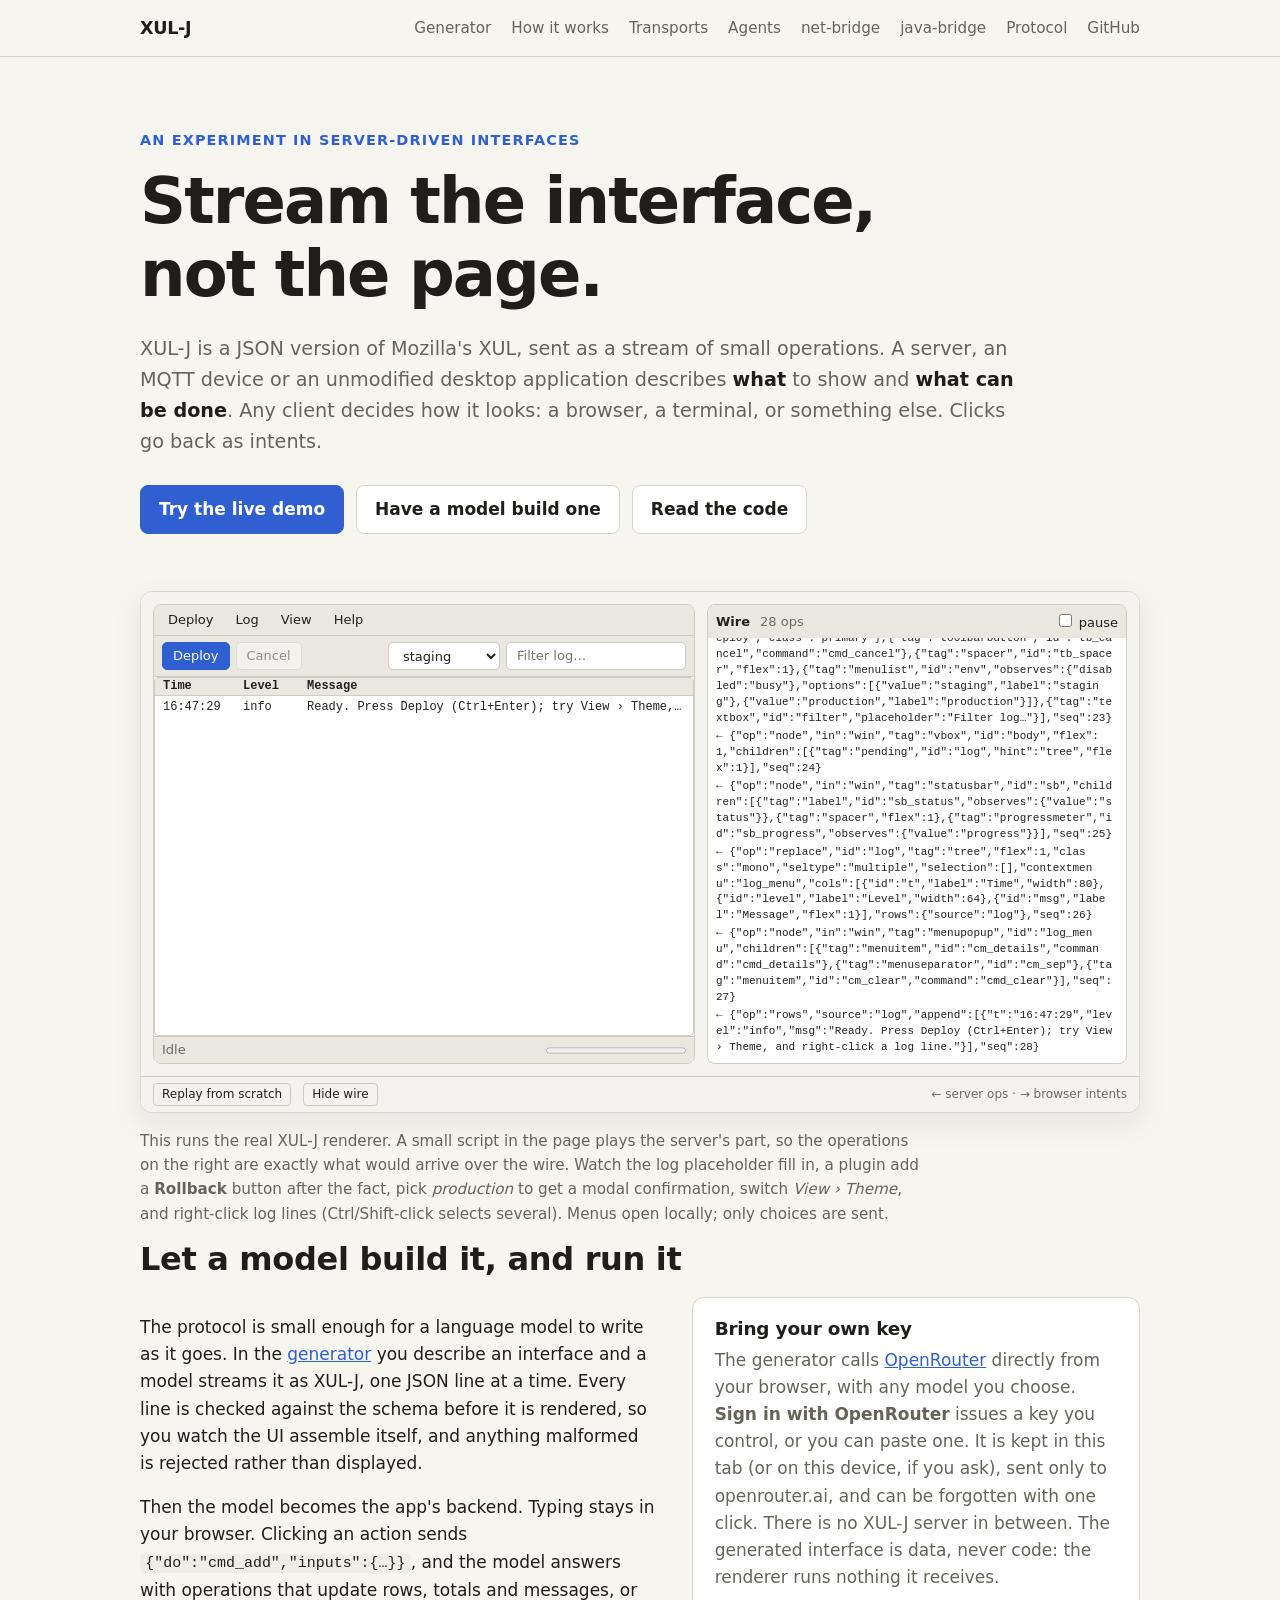
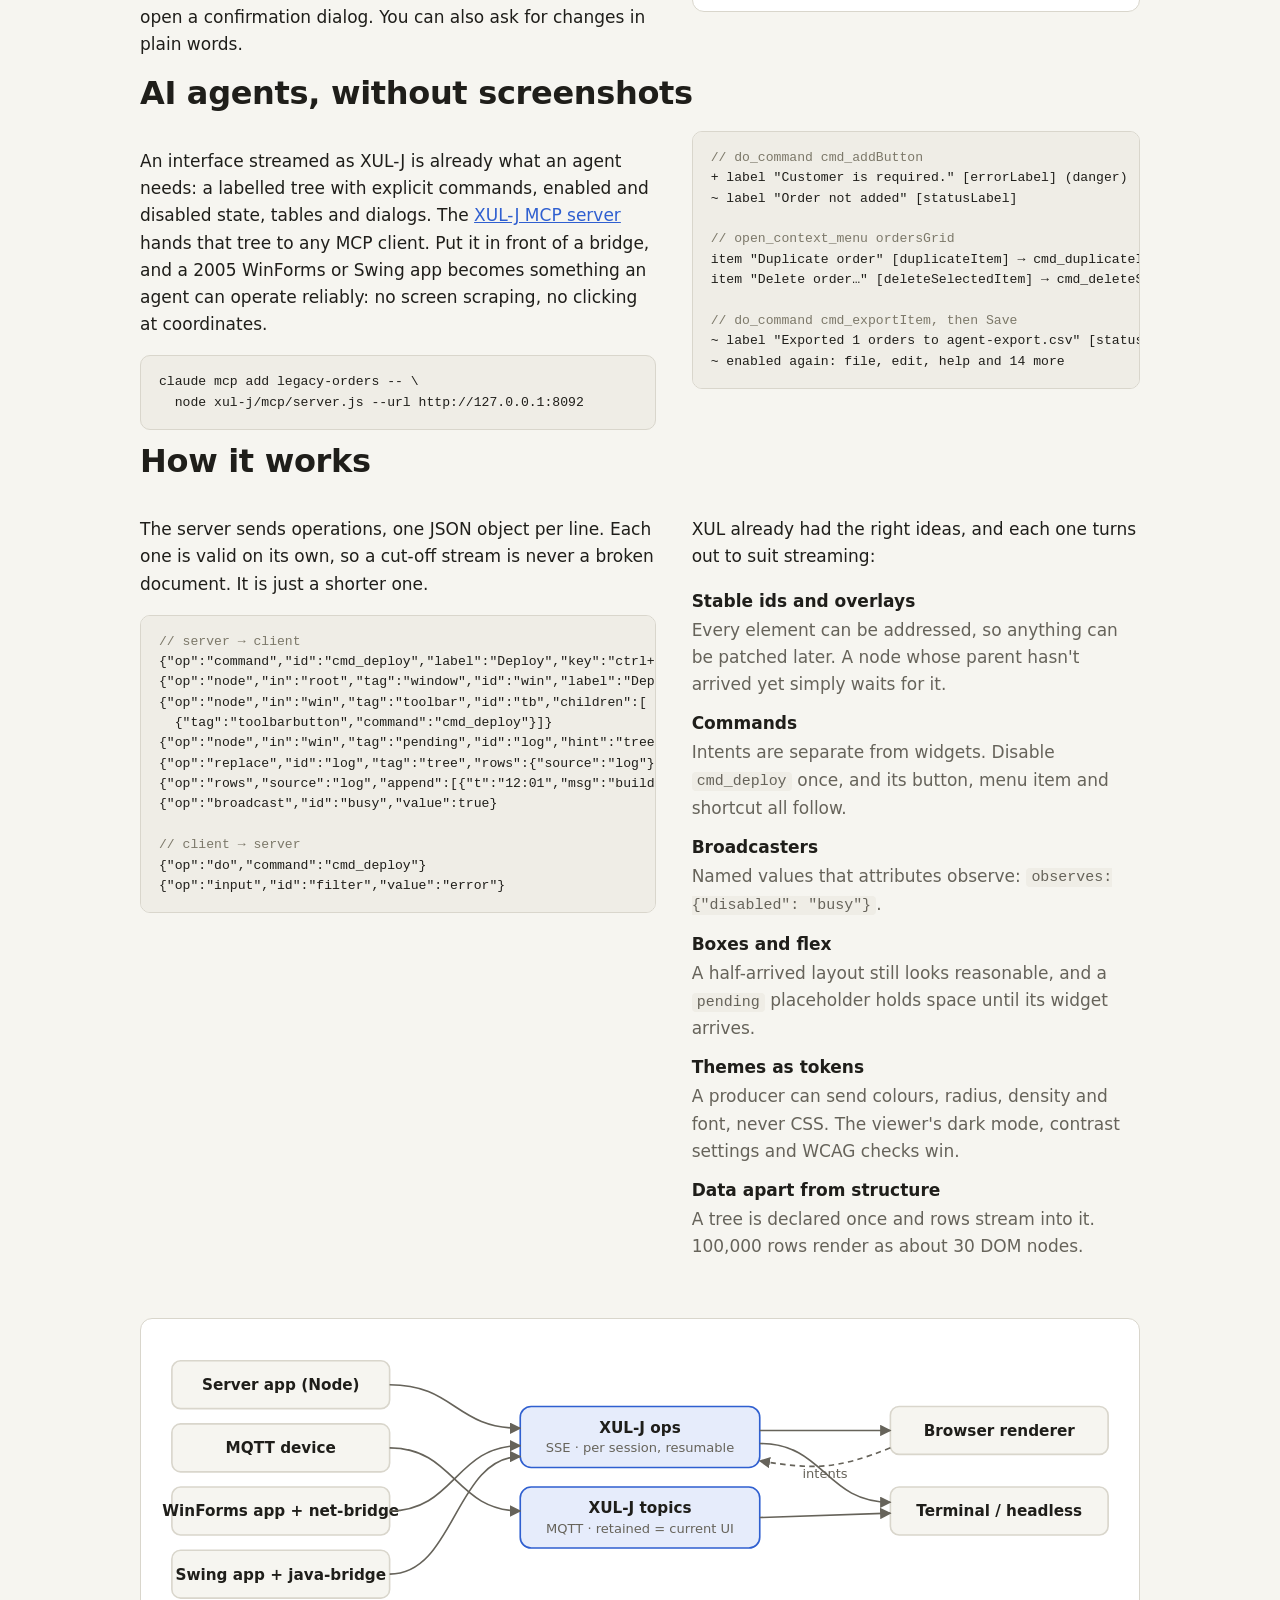
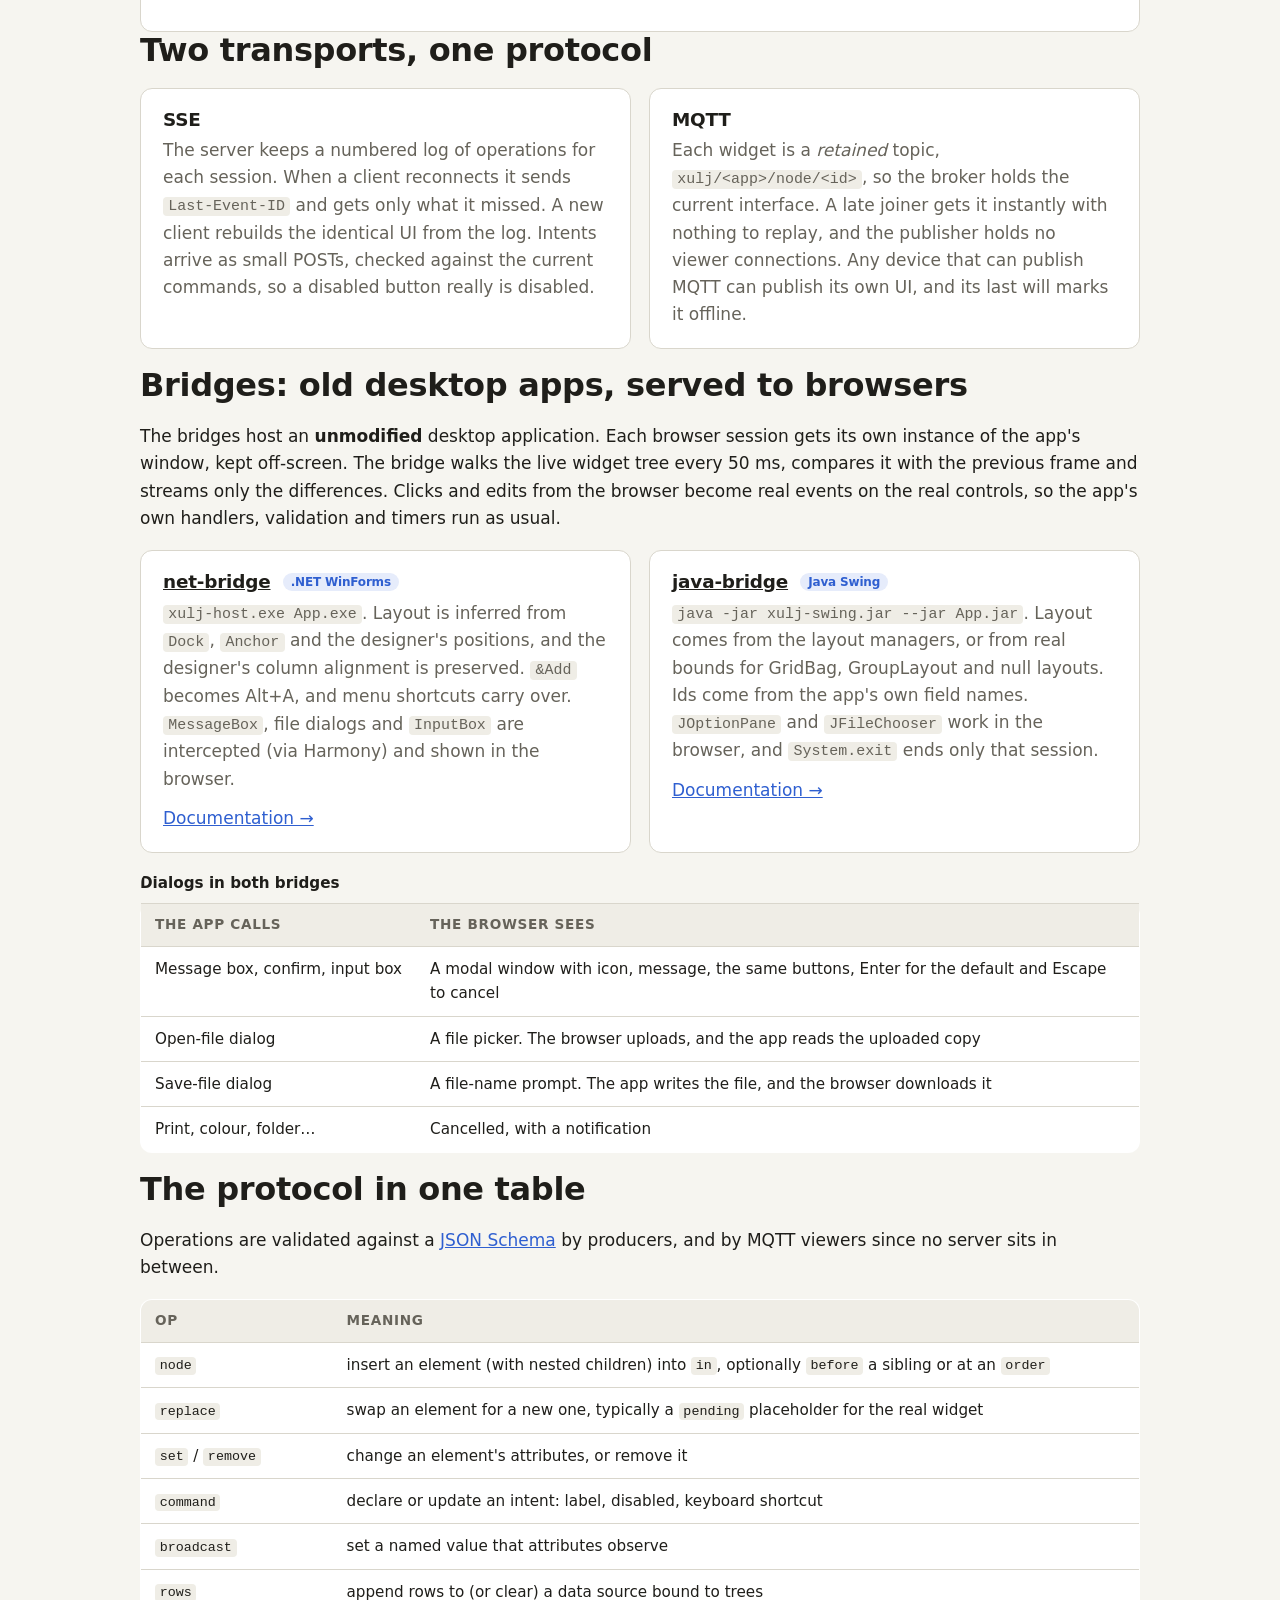
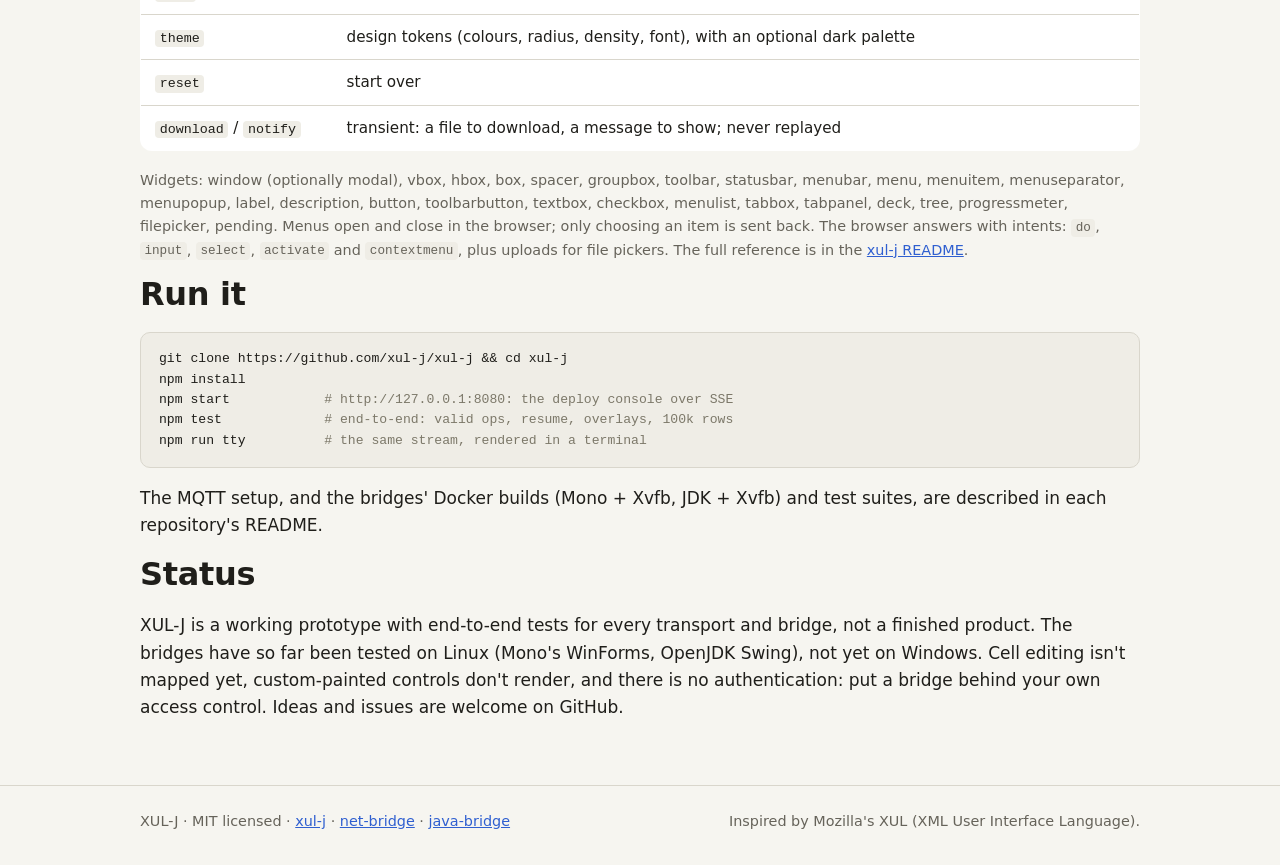
<file: index.html>
<!doctype html>
<html lang="en">
<head>
  <meta charset="utf-8">
  <meta name="viewport" content="width=device-width, initial-scale=1">
  <title>XUL-J</title>
  <meta name="description" content="XUL-J streams user interfaces as JSON operations over SSE or MQTT. Servers, devices and unmodified desktop apps describe what to show; any client renders it.">
  <link rel="stylesheet" href="style.css">
</head>
<body>
  <header class="top">
    <nav class="wrap">
      <a class="brand" href="#">XUL-J</a>
      <span class="links">
        <a href="generate.html">Generator</a>
        <a href="#how">How it works</a>
        <a href="#transports">Transports</a>
        <a href="#agents">Agents</a>
        <a href="net-bridge/">net-bridge</a>
        <a href="java-bridge/">java-bridge</a>
        <a href="#protocol">Protocol</a>
        <a href="https://github.com/xul-j">GitHub</a>
      </span>
    </nav>
  </header>

  <main>
    <section class="hero wrap">
      <p class="eyebrow">An experiment in server-driven interfaces</p>
      <h1>Stream the interface,<br>not the page.</h1>
      <p class="lede">
        XUL-J is a JSON version of Mozilla's XUL, sent as a stream of small operations. A server,
        an MQTT device or an unmodified desktop application describes <em>what</em> to show and
        <em>what can be done</em>. Any client decides how it looks: a browser, a terminal, or
        something else. Clicks go back as intents.
      </p>
      <p class="cta">
        <a class="button primary" href="#demo">Try the live demo</a>
        <a class="button" href="generate.html">Have a model build one</a>
        <a class="button" href="https://github.com/xul-j/xul-j">Read the code</a>
      </p>
    </section>

    <section id="demo" class="wrap">
      <div class="demo-frame">
        <iframe src="demo.html" title="XUL-J live demo: a deploy console built from streamed operations" loading="lazy"></iframe>
      </div>
      <p class="caption">
        This runs the real XUL-J renderer. A small script in the page plays the server's part,
        so the operations on the right are exactly what would arrive over the wire. Watch the
        log placeholder fill in, a plugin add a <strong>Rollback</strong> button after the fact,
        pick <em>production</em> to get a modal confirmation, switch <em>View › Theme</em>, and right-click
        log lines (Ctrl/Shift-click selects several). Menus open locally; only choices are sent.
      </p>
    </section>

    <section id="generate" class="wrap">
      <h2>Let a model build it, and run it</h2>
      <div class="cols">
        <div>
          <p>
            The protocol is small enough for a language model to write as it goes. In the
            <a href="generate.html">generator</a> you describe an interface and a model streams it
            as XUL-J, one JSON line at a time. Every line is checked against the schema before
            it is rendered, so you watch the UI assemble itself, and anything malformed is
            rejected rather than displayed.
          </p>
          <p>
            Then the model becomes the app's backend. Typing stays in your browser. Clicking an
            action sends <code>{"do":"cmd_add","inputs":{…}}</code>, and the model answers with
            operations that update rows, totals and messages, or open a confirmation dialog. You
            can also ask for changes in plain words.
          </p>
        </div>
        <div class="card">
          <h3>Bring your own key</h3>
          <p>
            The generator calls <a href="https://openrouter.ai">OpenRouter</a> directly from your
            browser, with any model you choose. <strong>Sign in with OpenRouter</strong> issues a key
            you control, or you can paste one. It is kept in this tab (or on this device, if you
            ask), sent only to openrouter.ai, and can be forgotten with one click. There is no XUL-J
            server in between. The generated interface is data, never code: the renderer runs
            nothing it receives.
          </p>
        </div>
      </div>
    </section>

    <section id="agents" class="wrap">
      <h2>AI agents, without screenshots</h2>
      <div class="cols">
        <div>
          <p>
            An interface streamed as XUL-J is already what an agent needs: a labelled tree with
            explicit commands, enabled and disabled state, tables and dialogs. The
            <a href="https://github.com/xul-j/xul-j#mcp-let-ai-agents-operate-any-xul-j-interface">XUL-J MCP server</a>
            hands that tree to any MCP client. Put it in front of a bridge, and a 2005 WinForms or Swing
            app becomes something an agent can operate reliably: no screen scraping, no clicking at
            coordinates.
          </p>
<pre><code>claude mcp add legacy-orders -- \
  node xul-j/mcp/server.js --url http://127.0.0.1:8092</code></pre>
        </div>
        <div>
<pre><code><span class="c">// do_command cmd_addButton</span>
+ label "Customer is required." [errorLabel] (danger)
~ label "Order not added" [statusLabel]

<span class="c">// open_context_menu ordersGrid</span>
item "Duplicate order" [duplicateItem] → cmd_duplicateItem
item "Delete order…" [deleteSelectedItem] → cmd_deleteSelectedItem

<span class="c">// do_command cmd_exportItem, then Save</span>
~ label "Exported 1 orders to agent-export.csv" [statusLabel]
~ enabled again: file, edit, help and 14 more</code></pre>
        </div>
      </div>
    </section>

    <section id="how" class="wrap">
      <h2>How it works</h2>
      <div class="cols">
        <div>
          <p>
            The server sends operations, one JSON object per line. Each one is valid on its own,
            so a cut-off stream is never a broken document. It is just a shorter one.
          </p>
<pre><code><span class="c">// server → client</span>
{"op":"command","id":"cmd_deploy","label":"Deploy","key":"ctrl+enter"}
{"op":"node","in":"root","tag":"window","id":"win","label":"Deploy console"}
{"op":"node","in":"win","tag":"toolbar","id":"tb","children":[
  {"tag":"toolbarbutton","command":"cmd_deploy"}]}
{"op":"node","in":"win","tag":"pending","id":"log","hint":"tree","flex":1}
{"op":"replace","id":"log","tag":"tree","rows":{"source":"log"},…}
{"op":"rows","source":"log","append":[{"t":"12:01","msg":"build ok"}]}
{"op":"broadcast","id":"busy","value":true}

<span class="c">// client → server</span>
{"op":"do","command":"cmd_deploy"}
{"op":"input","id":"filter","value":"error"}</code></pre>
        </div>
        <div>
          <p>XUL already had the right ideas, and each one turns out to suit streaming:</p>
          <dl class="ideas">
            <dt>Stable ids and overlays</dt>
            <dd>Every element can be addressed, so anything can be patched later. A node whose parent hasn't arrived yet simply waits for it.</dd>
            <dt>Commands</dt>
            <dd>Intents are separate from widgets. Disable <code>cmd_deploy</code> once, and its button, menu item and shortcut all follow.</dd>
            <dt>Broadcasters</dt>
            <dd>Named values that attributes observe: <code>observes: {"disabled": "busy"}</code>.</dd>
            <dt>Boxes and flex</dt>
            <dd>A half-arrived layout still looks reasonable, and a <code>pending</code> placeholder holds space until its widget arrives.</dd>
            <dt>Themes as tokens</dt>
            <dd>A producer can send colours, radius, density and font, never CSS. The viewer's dark mode, contrast settings and WCAG checks win.</dd>
            <dt>Data apart from structure</dt>
            <dd>A tree is declared once and rows stream into it. 100,000 rows render as about 30 DOM nodes.</dd>
          </dl>
        </div>
      </div>

      <figure class="diagram">
        <svg viewBox="0 0 880 250" role="img" aria-labelledby="dg-title dg-desc">
          <title id="dg-title">XUL-J architecture</title>
          <desc id="dg-desc">Producers (a server app, an MQTT device, WinForms and Swing apps through bridges) emit XUL-J operations over SSE or MQTT to renderers (a browser, a terminal). Intents flow back.</desc>
          <defs>
            <marker id="arrow" viewBox="0 0 10 10" refX="9" refY="5" markerWidth="7" markerHeight="7" orient="auto-start-reverse">
              <path d="M0,0 L10,5 L0,10 z" class="fill-line"/>
            </marker>
          </defs>
          <g class="box"><rect x="10" y="20" width="200" height="44" rx="8"/><text x="110" y="47">Server app (Node)</text></g>
          <g class="box"><rect x="10" y="78" width="200" height="44" rx="8"/><text x="110" y="105">MQTT device</text></g>
          <g class="box"><rect x="10" y="136" width="200" height="44" rx="8"/><text x="110" y="163">WinForms app + net-bridge</text></g>
          <g class="box"><rect x="10" y="194" width="200" height="44" rx="8"/><text x="110" y="221">Swing app + java-bridge</text></g>

          <g class="box accent"><rect x="330" y="62" width="220" height="56" rx="10"/><text x="440" y="86">XUL-J ops</text><text x="440" y="104" class="small">SSE · per session, resumable</text></g>
          <g class="box accent"><rect x="330" y="136" width="220" height="56" rx="10"/><text x="440" y="160">XUL-J topics</text><text x="440" y="178" class="small">MQTT · retained = current UI</text></g>

          <g class="box"><rect x="670" y="62" width="200" height="44" rx="8"/><text x="770" y="89">Browser renderer</text></g>
          <g class="box"><rect x="670" y="136" width="200" height="44" rx="8"/><text x="770" y="163">Terminal / headless</text></g>

          <g class="line">
            <path d="M210 42 C270 42 270 82 330 82" marker-end="url(#arrow)"/>
            <path d="M210 158 C270 158 270 98 330 98" marker-end="url(#arrow)"/>
            <path d="M210 216 C270 216 270 108 330 108" marker-end="url(#arrow)"/>
            <path d="M210 100 C270 100 270 158 330 158" marker-end="url(#arrow)"/>
            <path d="M550 84 L670 84" marker-end="url(#arrow)"/>
            <path d="M550 164 L670 160" marker-end="url(#arrow)"/>
            <path d="M550 96 C610 96 610 150 670 150" marker-end="url(#arrow)"/>
            <path d="M670 100 C620 120 600 120 550 112" class="back" marker-end="url(#arrow)"/>
          </g>
          <text x="610" y="128" class="small label">intents</text>
        </svg>
      </figure>
    </section>

    <section id="transports" class="wrap">
      <h2>Two transports, one protocol</h2>
      <div class="cards">
        <article class="card">
          <h3>SSE</h3>
          <p>
            The server keeps a numbered log of operations for each session. When a client
            reconnects it sends <code>Last-Event-ID</code> and gets only what it missed. A new
            client rebuilds the identical UI from the log. Intents arrive as small POSTs, checked
            against the current commands, so a disabled button really is disabled.
          </p>
        </article>
        <article class="card">
          <h3>MQTT</h3>
          <p>
            Each widget is a <em>retained</em> topic, <code>xulj/&lt;app&gt;/node/&lt;id&gt;</code>,
            so the broker holds the current interface. A late joiner gets it instantly with nothing
            to replay, and the publisher holds no viewer connections. Any device that can publish
            MQTT can publish its own UI, and its last will marks it offline.
          </p>
        </article>
      </div>
    </section>

    <section id="bridges" class="wrap">
      <h2>Bridges: old desktop apps, served to browsers</h2>
      <p>
        The bridges host an <strong>unmodified</strong> desktop application. Each browser session
        gets its own instance of the app's window, kept off-screen. The bridge walks the live
        widget tree every 50 ms, compares it with the previous frame and streams only the
        differences. Clicks and edits from the browser become real events on the real controls,
        so the app's own handlers, validation and timers run as usual.
      </p>
      <div class="cards">
        <article class="card">
          <h3><a href="https://github.com/xul-j/net-bridge">net-bridge</a> <span class="tag">.NET WinForms</span></h3>
          <p>
            <code>xulj-host.exe App.exe</code>. Layout is inferred from <code>Dock</code>,
            <code>Anchor</code> and the designer's positions, and the designer's column alignment
            is preserved. <code>&amp;Add</code> becomes Alt+A, and menu shortcuts carry over.
            <code>MessageBox</code>, file dialogs and <code>InputBox</code> are intercepted
            (via Harmony) and shown in the browser.
          </p>
          <p class="more"><a href="net-bridge/">Documentation →</a></p>
        </article>
        <article class="card">
          <h3><a href="https://github.com/xul-j/java-bridge">java-bridge</a> <span class="tag">Java Swing</span></h3>
          <p>
            <code>java -jar xulj-swing.jar --jar App.jar</code>. Layout comes from the layout
            managers, or from real bounds for GridBag, GroupLayout and null layouts. Ids come from
            the app's own field names. <code>JOptionPane</code> and <code>JFileChooser</code> work
            in the browser, and <code>System.exit</code> ends only that session.
          </p>
          <p class="more"><a href="java-bridge/">Documentation →</a></p>
        </article>
      </div>
      <table class="map">
        <caption>Dialogs in both bridges</caption>
        <thead><tr><th>The app calls</th><th>The browser sees</th></tr></thead>
        <tbody>
          <tr><td>Message box, confirm, input box</td><td>A modal window with icon, message, the same buttons, Enter for the default and Escape to cancel</td></tr>
          <tr><td>Open-file dialog</td><td>A file picker. The browser uploads, and the app reads the uploaded copy</td></tr>
          <tr><td>Save-file dialog</td><td>A file-name prompt. The app writes the file, and the browser downloads it</td></tr>
          <tr><td>Print, colour, folder…</td><td>Cancelled, with a notification</td></tr>
        </tbody>
      </table>
    </section>

    <section id="protocol" class="wrap">
      <h2>The protocol in one table</h2>
      <p>Operations are validated against a <a href="https://github.com/xul-j/xul-j/blob/main/protocol/schema.json">JSON Schema</a> by producers, and by MQTT viewers since no server sits in between.</p>
      <table class="map">
        <thead><tr><th>op</th><th>meaning</th></tr></thead>
        <tbody>
          <tr><td><code>node</code></td><td>insert an element (with nested children) into <code>in</code>, optionally <code>before</code> a sibling or at an <code>order</code></td></tr>
          <tr><td><code>replace</code></td><td>swap an element for a new one, typically a <code>pending</code> placeholder for the real widget</td></tr>
          <tr><td><code>set</code> / <code>remove</code></td><td>change an element's attributes, or remove it</td></tr>
          <tr><td><code>command</code></td><td>declare or update an intent: label, disabled, keyboard shortcut</td></tr>
          <tr><td><code>broadcast</code></td><td>set a named value that attributes observe</td></tr>
          <tr><td><code>rows</code></td><td>append rows to (or clear) a data source bound to trees</td></tr>
          <tr><td><code>theme</code></td><td>design tokens (colours, radius, density, font), with an optional dark palette</td></tr>
          <tr><td><code>reset</code></td><td>start over</td></tr>
          <tr><td><code>download</code> / <code>notify</code></td><td>transient: a file to download, a message to show; never replayed</td></tr>
        </tbody>
      </table>
      <p class="small-print">
        Widgets: window (optionally modal), vbox, hbox, box, spacer, groupbox, toolbar, statusbar,
        menubar, menu, menuitem, menuseparator, menupopup, label, description, button, toolbarbutton, textbox,
        checkbox, menulist, tabbox, tabpanel, deck, tree, progressmeter, filepicker, pending. Menus open
        and close in the browser; only choosing an item is sent back. The browser answers with intents:
        <code>do</code>, <code>input</code>, <code>select</code>, <code>activate</code> and
        <code>contextmenu</code>, plus uploads for file pickers. The full reference is in the
        <a href="https://github.com/xul-j/xul-j#the-protocol">xul-j README</a>.
      </p>
    </section>

    <section id="start" class="wrap">
      <h2>Run it</h2>
<pre><code>git clone https://github.com/xul-j/xul-j && cd xul-j
npm install
npm start            <span class="c"># http://127.0.0.1:8080: the deploy console over SSE</span>
npm test             <span class="c"># end-to-end: valid ops, resume, overlays, 100k rows</span>
npm run tty          <span class="c"># the same stream, rendered in a terminal</span></code></pre>
      <p>
        The MQTT setup, and the bridges' Docker builds (Mono + Xvfb, JDK + Xvfb) and test suites,
        are described in each repository's README.
      </p>
    </section>

    <section id="status" class="wrap">
      <h2>Status</h2>
      <p>
        XUL-J is a working prototype with end-to-end tests for every transport and bridge, not a
        finished product. The bridges have so far been tested on Linux (Mono's WinForms, OpenJDK
        Swing), not yet on Windows. Cell editing isn't mapped yet, custom-painted controls don't
        render, and there is no authentication: put a bridge behind your own access control.
        Ideas and issues are welcome on GitHub.
      </p>
    </section>
  </main>

  <footer class="bottom">
    <div class="wrap">
      <span>XUL-J · MIT licensed ·
        <a href="https://github.com/xul-j/xul-j">xul-j</a> ·
        <a href="https://github.com/xul-j/net-bridge">net-bridge</a> ·
        <a href="https://github.com/xul-j/java-bridge">java-bridge</a></span>
      <span>Inspired by Mozilla's XUL (XML User Interface Language).</span>
    </div>
  </footer>
</body>
</html>
</file>
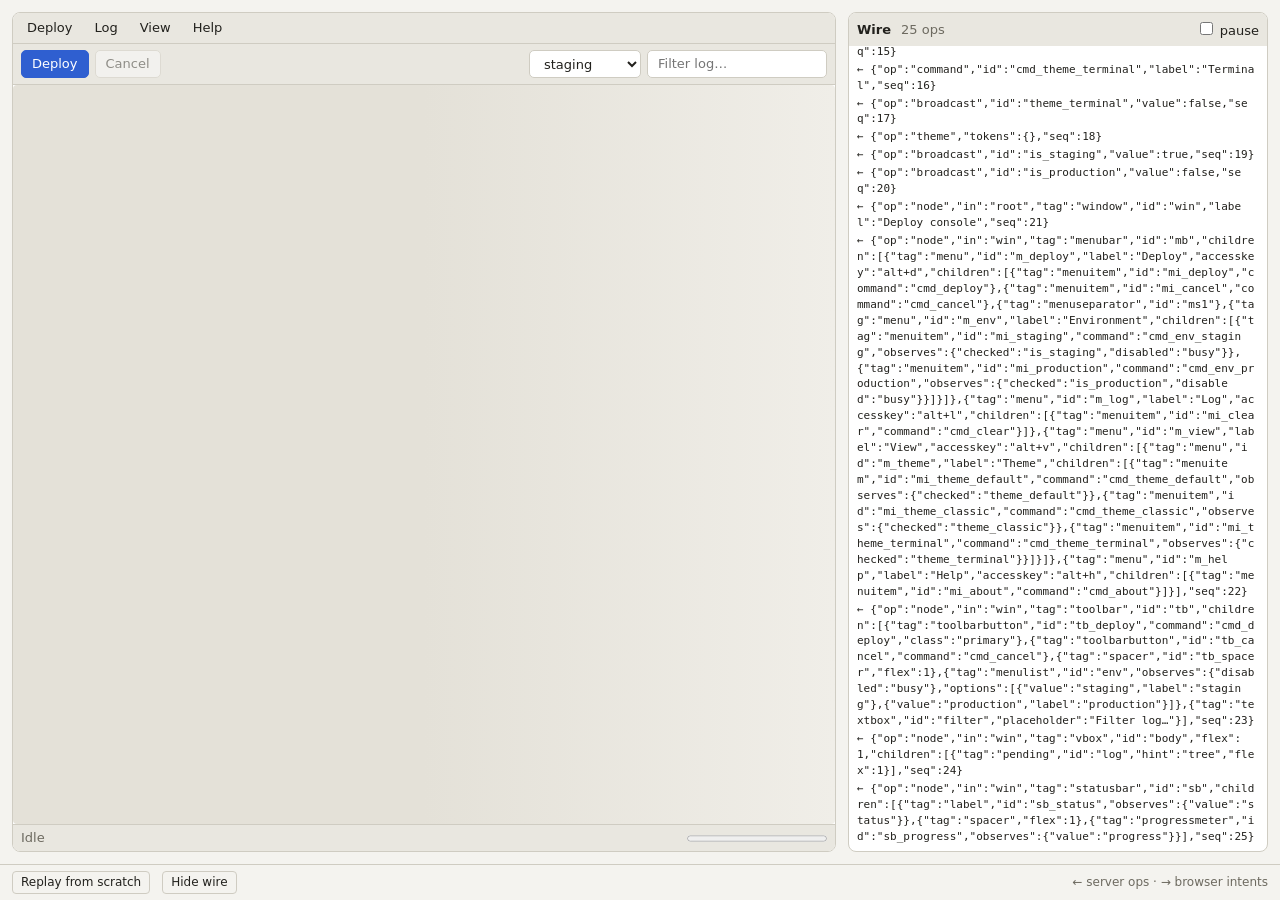
<file: demo.html>
<!doctype html>
<html lang="en">
<head>
  <meta charset="utf-8">
  <meta name="viewport" content="width=device-width, initial-scale=1">
  <title>XUL-J live demo</title>
  <link rel="stylesheet" href="assets/xul.css">
  <style>
    #wire-log .in { color: var(--text); }
    #dev .hint { margin-left: auto; }
    @media (max-width: 700px) { #dev .hint { display: none; } }
  </style>
</head>
<body>
  <main id="app">
    <div id="root" class="x x-root"></div>
    <aside id="wire">
      <header>
        <strong>Wire</strong>
        <span id="wire-count">0 ops</span>
        <label><input type="checkbox" id="wire-pause"> pause</label>
      </header>
      <ol id="wire-log" aria-live="off"></ol>
    </aside>
  </main>
  <footer id="dev">
    <button type="button" id="replay">Replay from scratch</button>
    <button type="button" id="wire-toggle">Hide wire</button>
    <span class="hint">← server ops · → browser intents</span>
  </footer>
  <script src="assets/xulj.js"></script>
  <script src="assets/demo-app.js"></script>
</body>
</html>
</file>
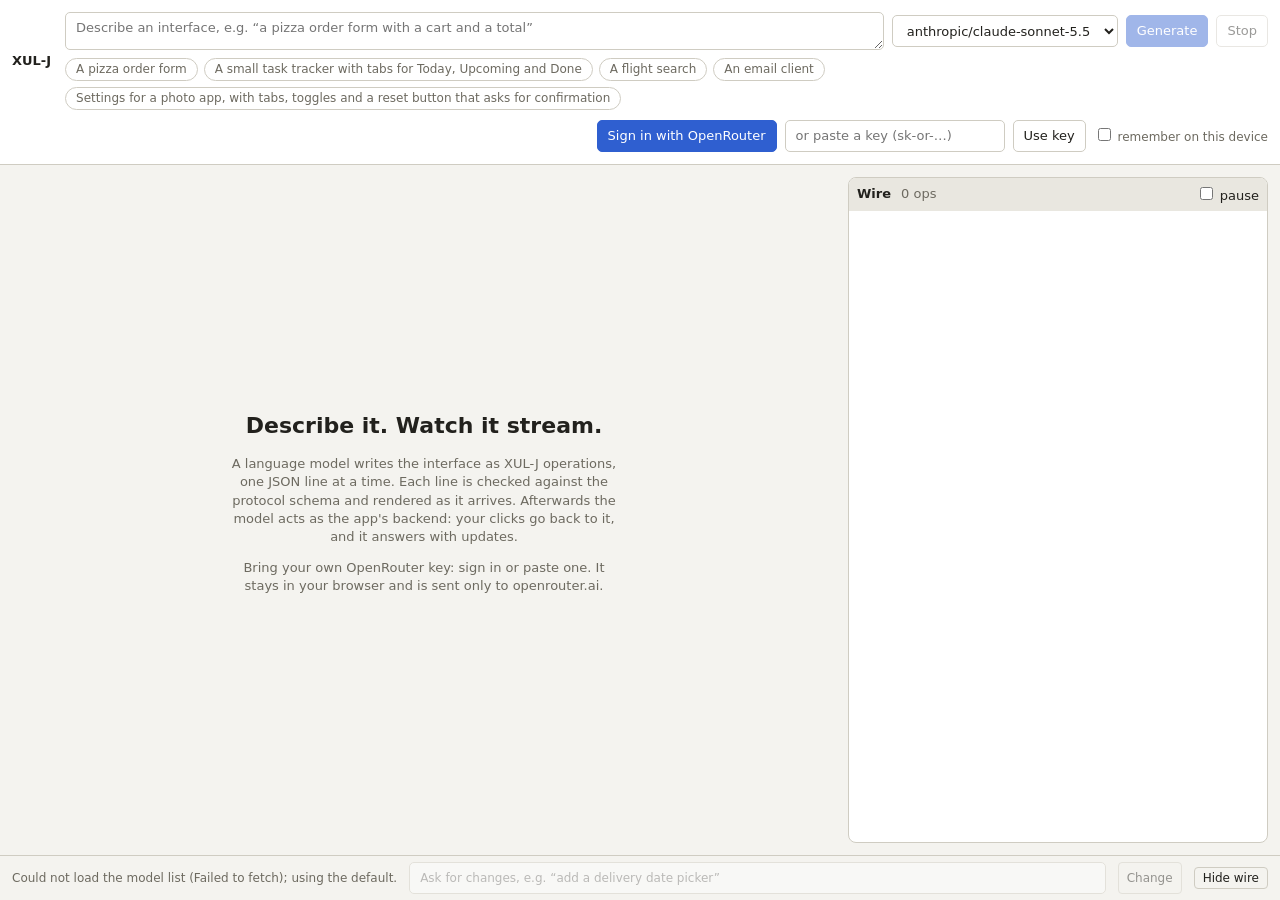
<file: generate.html>
<!doctype html>
<html lang="en">
<head>
  <meta charset="utf-8">
  <meta name="viewport" content="width=device-width, initial-scale=1">
  <title>XUL-J Generator</title>
  <meta name="description" content="Describe an interface; a language model streams it as XUL-J operations, validated line by line, and then acts as its backend. Bring your own OpenRouter key.">
  <link rel="stylesheet" href="assets/xul.css">
  <style>
    #controls {
      display: flex; flex-wrap: wrap; gap: 10px 14px; align-items: flex-start;
      padding: 12px; border-bottom: 1px solid var(--border); background: var(--surface);
    }
    #controls a.home { font-weight: 800; color: var(--text); text-decoration: none; align-self: center; }
    #auth, #gen { display: flex; flex-wrap: wrap; gap: 8px; align-items: center; }
    #gen { flex: 1 1 520px; }
    #auth { flex: 0 1 auto; margin-left: auto; }
    #prompt { flex: 1 1 280px; min-height: 38px; height: 38px; resize: vertical; }
    .ctl { font: inherit; color: var(--text); background: var(--surface); border: 1px solid var(--border); border-radius: 5px; padding: 6px 10px; min-height: 32px; }
    button.ctl { cursor: pointer; }
    button.ctl.primary { background: var(--accent); border-color: var(--accent); color: var(--accent-text); }
    button.ctl:disabled { opacity: .45; cursor: default; }
    select.ctl { max-width: 260px; }
    #key { width: 220px; }
    .muted { color: var(--muted); font-size: 12px; }
    #examples { display: flex; flex-wrap: wrap; gap: 6px; width: 100%; }
    #examples button { font: inherit; font-size: 12px; border: 1px solid var(--border); background: none; color: var(--muted); border-radius: 99px; padding: 2px 10px; cursor: pointer; }
    #examples button:hover { color: var(--text); }
    #state { min-height: 1.4em; }
    #state.busy::before { content: ""; display: inline-block; width: 8px; height: 8px; margin-right: 6px; border-radius: 50%; background: var(--accent); animation: pulse 1s infinite; }
    @keyframes pulse { 50% { opacity: .2; } }
    @media (prefers-reduced-motion: reduce) { #state.busy::before { animation: none; } }
    #wire-log .rej { color: var(--err); }
    #wire-log .note { color: var(--muted); font-style: italic; }
    #empty { margin: auto; max-width: 34em; text-align: center; color: var(--muted); padding: 24px; }
    #empty h1 { color: var(--text); font-size: 22px; margin: 0 0 8px; }
    #root:not(:empty) + #empty, #root:not(:empty) ~ #empty { display: none; }
    #stage { flex: 1; display: flex; min-width: 0; min-height: 0; }
    #root:empty { display: none; }
    @media (max-width: 700px) { #auth { margin-left: 0; } #key { width: 100%; } select.ctl { max-width: 100%; } }
  </style>
</head>
<body>
  <header id="controls">
    <a class="home" href="./">XUL-J</a>
    <div id="gen">
      <textarea id="prompt" class="ctl" placeholder="Describe an interface, e.g. “a pizza order form with a cart and a total”" aria-label="Describe the interface"></textarea>
      <select id="model" class="ctl" aria-label="Model"><option>Loading models…</option></select>
      <button type="button" id="go" class="ctl primary">Generate</button>
      <button type="button" id="stop" class="ctl" disabled>Stop</button>
      <div id="examples" aria-label="Examples"></div>
    </div>
    <div id="auth"></div>
  </header>
  <main id="app">
    <div id="stage">
      <div id="root" class="x x-root"></div>
      <div id="empty">
        <h1>Describe it. Watch it stream.</h1>
        <p>A language model writes the interface as XUL-J operations, one JSON line at a time. Each
        line is checked against the protocol schema and rendered as it arrives. Afterwards the
        model acts as the app's backend: your clicks go back to it, and it answers with updates.</p>
        <p>Bring your own OpenRouter key: sign in or paste one. It stays in your browser and is sent
        only to openrouter.ai.</p>
      </div>
    </div>
    <aside id="wire">
      <header>
        <strong>Wire</strong>
        <span id="wire-count">0 ops</span>
        <label><input type="checkbox" id="wire-pause"> pause</label>
      </header>
      <ol id="wire-log" aria-live="off"></ol>
    </aside>
  </main>
  <footer id="dev">
    <span id="state" role="status"></span>
    <form id="refine" style="display:contents">
      <input id="change" class="ctl" style="flex:1;min-width:0" placeholder="Ask for changes, e.g. “add a delivery date picker”" aria-label="Ask for changes" disabled>
      <button type="submit" id="change-go" class="ctl" disabled>Change</button>
    </form>
    <button type="button" id="wire-toggle">Hide wire</button>
  </footer>
  <script src="assets/xulj.js"></script>
  <script src="assets/validate.js"></script>
  <script src="assets/generate.js"></script>
</body>
</html>
</file>
<file: style.css>
:root {
  --bg: #f6f5f0;
  --surface: #ffffff;
  --text: #1f1e1a;
  --muted: #66635a;
  --border: #d9d6cc;
  --accent: #2f5fd0;
  --accent-soft: #e6ecfb;
  --accent-text: #ffffff;
  --code-bg: #efede6;
  --comment: #7c7869;
  --shadow: 0 10px 30px rgba(31, 30, 26, .08);
}
@media (prefers-color-scheme: dark) {
  :root {
    --bg: #141412;
    --surface: #1d1d1a;
    --text: #e9e7e0;
    --muted: #a19e93;
    --border: #36352f;
    --accent: #7aa2ff;
    --accent-soft: #1d2740;
    --accent-text: #0f1420;
    --code-bg: #1a1a17;
    --comment: #8a877b;
    --shadow: 0 10px 30px rgba(0, 0, 0, .35);
  }
}

* { box-sizing: border-box; }
html { scroll-behavior: smooth; }
@media (prefers-reduced-motion: reduce) { html { scroll-behavior: auto; } }
body {
  margin: 0;
  background: var(--bg);
  color: var(--text);
  font: 17px/1.6 system-ui, -apple-system, "Segoe UI", Roboto, sans-serif;
  -webkit-font-smoothing: antialiased;
}
a { color: var(--accent); }
a:hover { text-decoration-thickness: 2px; }
code, pre { font-family: ui-monospace, "SF Mono", Menlo, Consolas, monospace; }
code { font-size: .88em; background: var(--code-bg); padding: .1em .35em; border-radius: 4px; }
:focus-visible { outline: 2px solid var(--accent); outline-offset: 2px; }

.wrap { max-width: 1040px; margin: 0 auto; padding: 0 20px; }
section { padding: 56px 0 8px; }
h1, h2, h3 { line-height: 1.15; letter-spacing: -0.01em; }
h1 { font-size: clamp(2.3rem, 6vw, 4rem); margin: .2em 0 .35em; letter-spacing: -0.03em; }
h2 { font-size: clamp(1.5rem, 3vw, 2rem); margin: 0 0 .6em; }
h3 { font-size: 1.15rem; margin: 0 0 .4em; }

/* ---- header ---- */
.top { position: sticky; top: 0; z-index: 5; background: var(--bg); background: color-mix(in srgb, var(--bg) 88%, transparent); backdrop-filter: blur(8px); border-bottom: 1px solid var(--border); }
.top nav { display: flex; align-items: center; justify-content: space-between; gap: 16px; height: 56px; }
.brand { font-weight: 800; letter-spacing: -0.02em; color: var(--text); text-decoration: none; font-size: 1.1rem; }
.links { display: flex; gap: 20px; flex-wrap: wrap; justify-content: flex-end; }
.links a { color: var(--muted); text-decoration: none; font-size: .95rem; }
.links a:hover { color: var(--text); }
@media (max-width: 760px) { .links a:not(:last-child) { display: none; } }

/* ---- hero ---- */
.hero { padding-top: 72px; }
.eyebrow { color: var(--accent); font-weight: 600; font-size: .9rem; text-transform: uppercase; letter-spacing: .08em; margin: 0; }
.lede { font-size: 1.2rem; max-width: 46em; color: var(--muted); }
.lede em { color: var(--text); font-style: normal; font-weight: 600; }
.cta { display: flex; gap: 12px; flex-wrap: wrap; margin-top: 28px; }
.button {
  display: inline-block; padding: 10px 18px; border-radius: 8px; border: 1px solid var(--border);
  color: var(--text); text-decoration: none; font-weight: 600; background: var(--surface);
}
.button.primary { background: var(--accent); border-color: var(--accent); color: var(--accent-text); }

/* ---- demo ---- */
#demo { padding-top: 40px; }
.demo-frame { border: 1px solid var(--border); border-radius: 12px; overflow: hidden; box-shadow: var(--shadow); background: var(--surface); }
.demo-frame iframe { display: block; width: 100%; height: 520px; border: 0; }
@media (max-width: 700px) { .demo-frame iframe { height: 600px; } }
.caption { color: var(--muted); font-size: .95rem; max-width: 52em; }

/* ---- how ---- */
.cols { display: grid; grid-template-columns: minmax(0, 1.15fr) minmax(0, 1fr); gap: 36px; align-items: start; }
@media (max-width: 860px) { .cols { grid-template-columns: 1fr; } }
pre {
  background: var(--code-bg); border: 1px solid var(--border); border-radius: 10px;
  padding: 16px 18px; overflow-x: auto; font-size: .82rem; line-height: 1.55; margin: 0 0 1em;
}
pre code { background: none; padding: 0; font-size: inherit; }
pre .c { color: var(--comment); }
.ideas dt { font-weight: 700; margin-top: 12px; }
.ideas dd { margin: 2px 0 0; color: var(--muted); }

.diagram { margin: 40px 0 0; padding: 20px; background: var(--surface); border: 1px solid var(--border); border-radius: 12px; }
.diagram svg { width: 100%; height: auto; display: block; }
.diagram .box rect { fill: var(--bg); stroke: var(--border); stroke-width: 1.5; }
.diagram .box.accent rect { fill: var(--accent-soft); stroke: var(--accent); }
.diagram text { fill: var(--text); font: 600 14px system-ui, sans-serif; text-anchor: middle; }
.diagram text.small { font-weight: 400; font-size: 12px; fill: var(--muted); }
.diagram text.label { text-anchor: middle; }
.diagram .line path { fill: none; stroke: var(--muted); stroke-width: 1.5; }
.diagram .line path.back { stroke-dasharray: 5 4; }
.diagram .fill-line { fill: var(--muted); }

/* ---- cards and tables ---- */
.cards { display: grid; grid-template-columns: repeat(2, minmax(0, 1fr)); gap: 18px; margin: 18px 0; }
@media (max-width: 760px) { .cards { grid-template-columns: 1fr; } }
.card { background: var(--surface); border: 1px solid var(--border); border-radius: 12px; padding: 20px 22px; }
.card p { margin: 0; color: var(--muted); }
.card p.more { margin-top: 12px; }
.card h3 a { color: var(--text); }
.tag { font-size: .75rem; font-weight: 600; color: var(--accent); background: var(--accent-soft); padding: 2px 8px; border-radius: 99px; vertical-align: middle; margin-left: 6px; }

.map { width: 100%; border-collapse: collapse; margin: 18px 0; font-size: .95rem; background: var(--surface); border: 1px solid var(--border); border-radius: 12px; overflow: hidden; }
.map caption { text-align: left; font-weight: 700; padding-bottom: 8px; }
.map th, .map td { text-align: left; padding: 10px 14px; border-bottom: 1px solid var(--border); vertical-align: top; }
.map tr:last-child td { border-bottom: 0; }
.map th { background: var(--code-bg); font-size: .85rem; text-transform: uppercase; letter-spacing: .05em; color: var(--muted); }
.map td:first-child { white-space: nowrap; }
@media (max-width: 600px) { .map td:first-child { white-space: normal; } }
.small-print { color: var(--muted); font-size: .9rem; }

/* ---- footer ---- */
.bottom { margin-top: 64px; border-top: 1px solid var(--border); padding: 24px 0 40px; color: var(--muted); font-size: .9rem; }
.bottom .wrap { display: flex; flex-wrap: wrap; justify-content: space-between; gap: 8px; }
</file>
<file: assets/xul.css>
:root {
  --bg: #f4f3ef;
  --surface: #ffffff;
  --chrome: #e9e7e0;
  --border: #cfccc2;
  --text: #22211d;
  --muted: #6d6a60;
  --accent: #2f5fd0;
  --accent-text: #ffffff;
  --danger: #b3261e;
  --warn: #8a5a00;
  --err: #b3261e;
  --success: #1e7d45;
  --row-alt: #f8f7f3;
  --skeleton: #e4e1d8;
  --skeleton-hi: #f0eee8;
}
@media (prefers-color-scheme: dark) {
  :root {
    --bg: #161614;
    --surface: #1f1f1c;
    --chrome: #2a2a26;
    --border: #3d3c37;
    --text: #e8e6df;
    --muted: #9a978c;
    --accent: #7aa2ff;
    --accent-text: #0f1420;
    --danger: #ff8a80;
    --warn: #f0b85a;
    --err: #ff8a80;
    --success: #6fd394;
    --row-alt: #24241f;
    --skeleton: #2c2c28;
    --skeleton-hi: #383833;
  }
}

* { box-sizing: border-box; }
html, body { height: 100%; margin: 0; }
body {
  background: var(--bg);
  color: var(--text);
  font: 13px/1.4 system-ui, -apple-system, "Segoe UI", sans-serif;
  display: flex;
  flex-direction: column;
}
#app { flex: 1; display: flex; min-height: 0; padding: 12px; gap: 12px; }

/* ---- XUL box model: everything is a flex box ---------------------------- */
.x { min-width: 0; min-height: 0; }
.x-root { flex: 1; display: flex; flex-direction: column; font-family: var(--x-font, inherit); color: var(--text); }
.x-window, .x-vbox, .x-tabpanel, .x-panels, .x-tabbox, .x-groupbox > .x-body { display: flex; flex-direction: column; gap: 6px; }
.x-hbox, .x-toolbar, .x-statusbar { display: flex; flex-direction: row; align-items: center; gap: 6px; }
.x-box { display: flex; }
.x-deck > [hidden], .x [hidden] { display: none !important; }

.x-window {
  flex: 1;
  background: var(--surface);
  border: 1px solid var(--border);
  border-radius: calc(var(--x-radius, 5px) + 3px);
  overflow: hidden;
  gap: 0;
}
.x-toolbar { background: var(--chrome); border-bottom: 1px solid var(--border); padding: 6px 8px; flex-wrap: wrap; }
.x-statusbar { background: var(--chrome); border-top: 1px solid var(--border); padding: 4px 8px; color: var(--muted); }
.x-tabbox { padding: 8px; gap: 0; }
.x-panels { flex: 1; border: 1px solid var(--border); border-radius: 0 6px 6px 6px; padding: 8px; }
.x-tabs { display: flex; gap: 2px; }
.x-tab {
  border: 1px solid var(--border); border-bottom: none; border-radius: 6px 6px 0 0;
  background: var(--chrome); color: var(--muted); padding: 4px 12px; font: inherit; cursor: pointer;
}
.x-tab[aria-selected="true"] { background: var(--surface); color: var(--text); position: relative; top: 1px; }

fieldset.x-groupbox { border: 1px solid var(--border); border-radius: 6px; padding: 8px 10px 10px; margin: 0 0 8px; }
fieldset.x-groupbox legend { color: var(--muted); padding: 0 4px; }
p.x-description { margin: 0; }
.x-muted { color: var(--muted); }
.x-label.x-danger, .x-description.x-danger { color: var(--danger); }
.x-warning { color: var(--warn); }
.x-success { color: var(--success); }

/* ---- density (theme) ----------------------------------------------------- */
.x-density-compact button.x-button, .x-density-compact button.x-toolbarbutton,
.x-density-compact select.x-menulist, .x-density-compact input.x-textbox { min-height: 22px; padding: 1px 8px; }
.x-density-compact .x-toolbar { padding: 3px 6px; }
.x-density-compact .x-window, .x-density-compact .x-vbox, .x-density-compact .x-hbox { gap: 4px; }
.x-density-comfortable button.x-button, .x-density-comfortable button.x-toolbarbutton,
.x-density-comfortable select.x-menulist, .x-density-comfortable input.x-textbox { min-height: 36px; padding: 6px 14px; }
.x-density-comfortable .x-toolbar { padding: 10px 12px; }
.x-mono { font-family: ui-monospace, "SF Mono", Menlo, Consolas, monospace; font-size: 12px; }
.x-checkbox { display: inline-flex; align-items: center; gap: 6px; }

button.x-button, button.x-toolbarbutton, select.x-menulist, input.x-textbox {
  font: inherit; color: var(--text); background: var(--surface);
  border: 1px solid var(--border); border-radius: var(--x-radius, 5px); padding: 4px 10px; min-height: 28px;
}
button.x-button, button.x-toolbarbutton { cursor: pointer; }
button.x-primary { background: var(--accent); color: var(--accent-text); border-color: var(--accent); }
button.x-danger { color: var(--danger); border-color: var(--danger); }
button:disabled, select:disabled, input:disabled { opacity: .45; cursor: default; }
input.x-textbox { width: 180px; max-width: 100%; }
textarea.x-textbox { font: inherit; color: var(--text); background: var(--surface); border: 1px solid var(--border); border-radius: 5px; padding: 4px 8px; min-height: 60px; resize: vertical; }
button:focus-visible, select:focus-visible, input:focus-visible, .x-tab:focus-visible { outline: 2px solid var(--accent); outline-offset: 1px; }
progress.x-progressmeter { width: 140px; accent-color: var(--accent); }

/* ---- tree --------------------------------------------------------------- */
.x-tree { display: flex; flex-direction: column; border: 1px solid var(--border); border-radius: max(0px, calc(var(--x-radius, 5px) - 1px)); min-height: 120px; background: var(--surface); }
.x-tree[tabindex]:focus-visible { outline: 2px solid var(--accent); outline-offset: 1px; }
.x-tree .x-row.x-selected { background: var(--accent); color: var(--accent-text); }
.x-tree .x-row.x-selected[class*="x-level-"] { color: var(--accent-text); }
.x-tree:focus .x-row.x-cursor { box-shadow: inset 0 0 0 1px var(--text); }
.x-tree[tabindex] .x-row { cursor: default; user-select: none; }
.x-tree-head { display: flex; background: var(--chrome); border-bottom: 1px solid var(--border); font-weight: 600; }
.x-tree-viewport { flex: 1; overflow: auto; position: relative; }
.x-tree-sizer { position: relative; }
.x-row { position: absolute; left: 0; right: 0; top: 0; height: 22px; display: flex; align-items: center; }
.x-row:nth-child(even) { background: var(--row-alt); }
.x-cell { padding: 0 8px; white-space: nowrap; overflow: hidden; text-overflow: ellipsis; }
.x-level-warn { color: var(--warn); }
.x-level-error { color: var(--err); font-weight: 600; }
.x-level-debug { color: var(--muted); }

/* ---- pending placeholder: holds space, shows a skeleton of its hint ---- */
.x-pending {
  min-height: 60px; border-radius: 4px;
  background: linear-gradient(90deg, var(--skeleton) 25%, var(--skeleton-hi) 50%, var(--skeleton) 75%);
  background-size: 200% 100%;
  animation: shimmer 1.2s linear infinite;
}
.x-pending[data-hint="tree"] { min-height: 120px; }
@keyframes shimmer { to { background-position: -200% 0; } }
@media (prefers-reduced-motion: reduce) { .x-pending { animation: none; } }

/* ---- menus ---------------------------------------------------------------- */
.x-menubar { display: flex; flex-wrap: wrap; align-items: center; gap: 2px; padding: 2px 4px; background: var(--chrome); border-bottom: 1px solid var(--border); }
.x-menu { position: relative; display: flex; }
.x-menu-button { font: inherit; color: var(--text); background: none; border: 0; border-radius: 4px; padding: 4px 10px; cursor: default; display: flex; align-items: center; gap: 6px; }
.x-menubar > .x-menu > .x-menu-button:hover, .x-menubar > .x-menu.x-open > .x-menu-button,
.x-toolbar > .x-menu.x-open > .x-menu-button { background: var(--surface); }
.x-toolbar > .x-menu > .x-menu-button { border: 1px solid var(--border); background: var(--surface); min-height: 28px; }
.x-toolbar > .x-menu > .x-menu-button::after { content: "▾"; color: var(--muted); }
.x-menu-button:disabled { opacity: .45; }
.x-menupopup {
  position: fixed; z-index: 30; min-width: 190px; max-height: calc(100vh - 8px); overflow-y: auto;
  display: flex; flex-direction: column; padding: 4px; gap: 0;
  background: var(--surface); border: 1px solid var(--border); border-radius: calc(var(--x-radius, 5px) + 1px); box-shadow: 0 8px 24px rgba(0, 0, 0, .18);
}
.x-menupopup > .x-menuitem, .x-menupopup > .x-menu > .x-menu-button {
  display: flex; align-items: center; gap: 8px; width: 100%; text-align: left; white-space: nowrap;
  font: inherit; color: var(--text); background: none; border: 0; border-radius: 4px; padding: 5px 10px 5px 6px; cursor: default;
}
.x-menupopup > .x-menu > .x-menu-button::after { content: "▸"; margin-left: auto; padding-left: 16px; color: var(--muted); }
.x-menupopup > .x-menuitem:not(:disabled):hover, .x-menupopup > .x-menuitem:focus-visible,
.x-menupopup > .x-menu > .x-menu-button:not(:disabled):hover, .x-menupopup > .x-menu > .x-menu-button:focus-visible,
.x-menupopup > .x-menu.x-open > .x-menu-button { background: var(--accent); color: var(--accent-text); outline: none; }
.x-menupopup > .x-menuitem:disabled { opacity: .45; }
.x-menu-check { width: 14px; flex: none; text-align: center; }
.x-menu-label { flex: 1; }
.x-menu-accel { color: var(--muted); font-size: 12px; padding-left: 24px; }
.x-menuitem:hover .x-menu-accel, .x-menuitem:focus-visible .x-menu-accel { color: inherit; }
.x-menuseparator { height: 1px; background: var(--border); margin: 4px 2px; flex: none; }

/* ---- modal windows ------------------------------------------------------ */
.x-root.x-has-modal::before {
  content: ""; position: fixed; inset: 0; z-index: 9; background: rgba(20, 20, 18, .35);
}
.x-window.x-modal {
  position: fixed; z-index: 10; top: 50%; left: 50%; transform: translate(-50%, -50%);
  flex: none; width: max-content; min-width: min(320px, calc(100vw - 32px));
  max-width: min(560px, calc(100vw - 32px)); max-height: 80vh; overflow: auto;
  padding: 16px; gap: 10px; box-shadow: 0 12px 40px rgba(0, 0, 0, .3);
}
.x-window.x-modal > .x-description:first-child { margin: 0; white-space: pre-wrap; padding-left: 30px; position: relative; }
.x-window.x-modal[data-icon] > .x-description:first-child::before {
  position: absolute; left: 0; top: -1px; font-size: 18px; line-height: 1;
}
.x-window[data-icon="info"] > .x-description:first-child::before { content: "ℹ️"; }
.x-window[data-icon="warning"] > .x-description:first-child::before { content: "⚠️"; }
.x-window[data-icon="error"] > .x-description:first-child::before { content: "⛔"; }
.x-window[data-icon="question"] > .x-description:first-child::before { content: "❓"; }
.x-filepicker { display: flex; flex-direction: column; gap: 6px; }

/* ---- toasts ------------------------------------------------------------- */
#x-toasts { position: fixed; right: 16px; bottom: 48px; z-index: 20; display: flex; flex-direction: column; gap: 8px; max-width: calc(100vw - 32px); }
.x-toast { background: var(--surface); color: var(--text); border: 1px solid var(--border); border-left: 4px solid var(--accent); border-radius: 6px; padding: 8px 12px; box-shadow: 0 4px 16px rgba(0, 0, 0, .15); }
.x-toast-warning { border-left-color: var(--warn); }
.x-toast-error { border-left-color: var(--err); }

/* ---- dev chrome --------------------------------------------------------- */
#wire {
  width: 420px; max-width: 45%; display: flex; flex-direction: column;
  background: var(--surface); border: 1px solid var(--border); border-radius: 8px; overflow: hidden;
}
#wire[hidden] { display: none; }
#wire header { display: flex; gap: 10px; align-items: center; padding: 6px 8px; background: var(--chrome); }
#wire-count { color: var(--muted); flex: 1; }
#wire-log {
  flex: 1; overflow: auto; margin: 0; padding: 6px 8px; list-style: none;
  font: 11px/1.45 ui-monospace, Menlo, Consolas, monospace; word-break: break-all;
}
#wire-log li { padding: 1px 0; }
#wire-log .out { color: var(--accent); }
#wire-log .err { color: var(--err); }
#dev {
  display: flex; gap: 12px; align-items: center; padding: 6px 12px;
  border-top: 1px solid var(--border); color: var(--muted); font-size: 12px;
}
#dev button { font: inherit; background: none; border: 1px solid var(--border); border-radius: 4px; padding: 2px 8px; color: var(--text); cursor: pointer; }
.conn-on::before, .conn-off::before { content: "●"; margin-right: 4px; }
.conn-on::before { color: #2e9e5b; }
.conn-off::before { color: var(--danger); }

@media (max-width: 700px) {
  #app { flex-direction: column; padding: 8px; }
  #wire { width: auto; max-width: none; height: 40vh; }
  input.x-textbox { width: 100%; }
}
</file>
